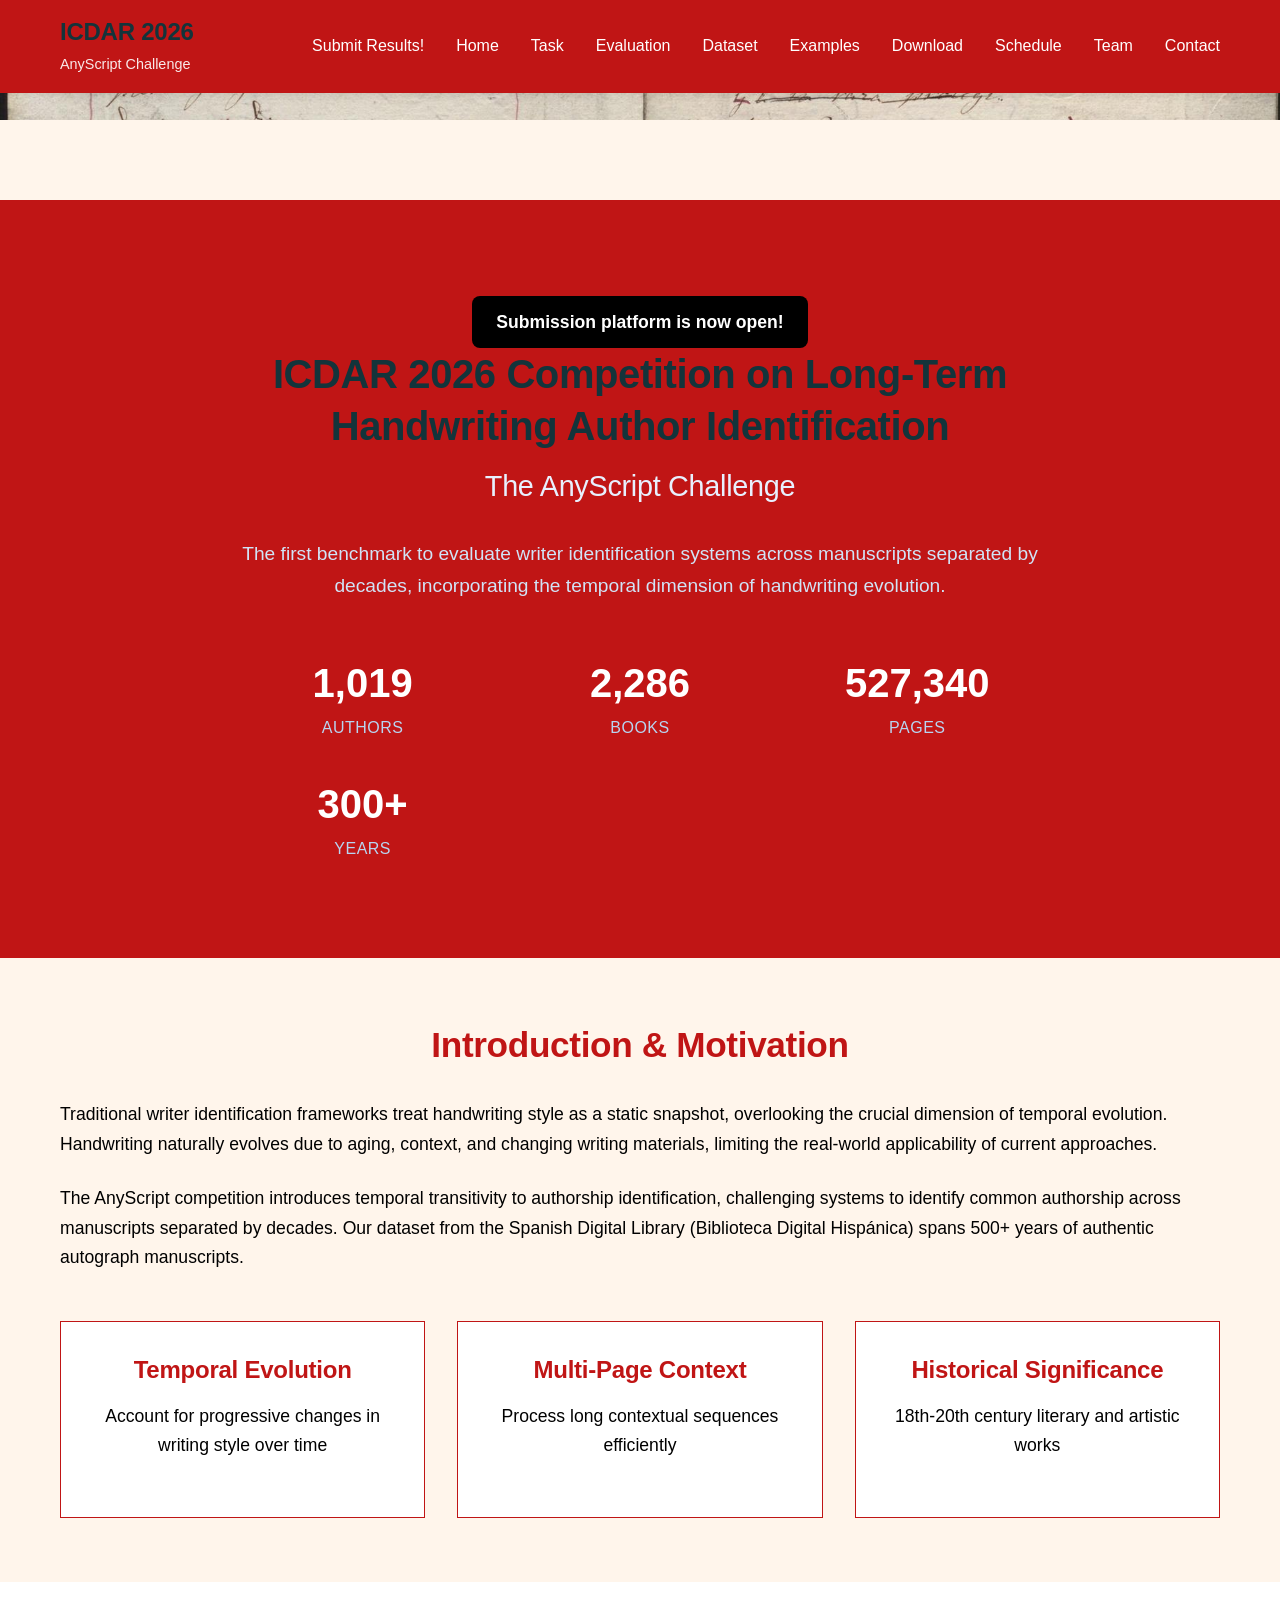
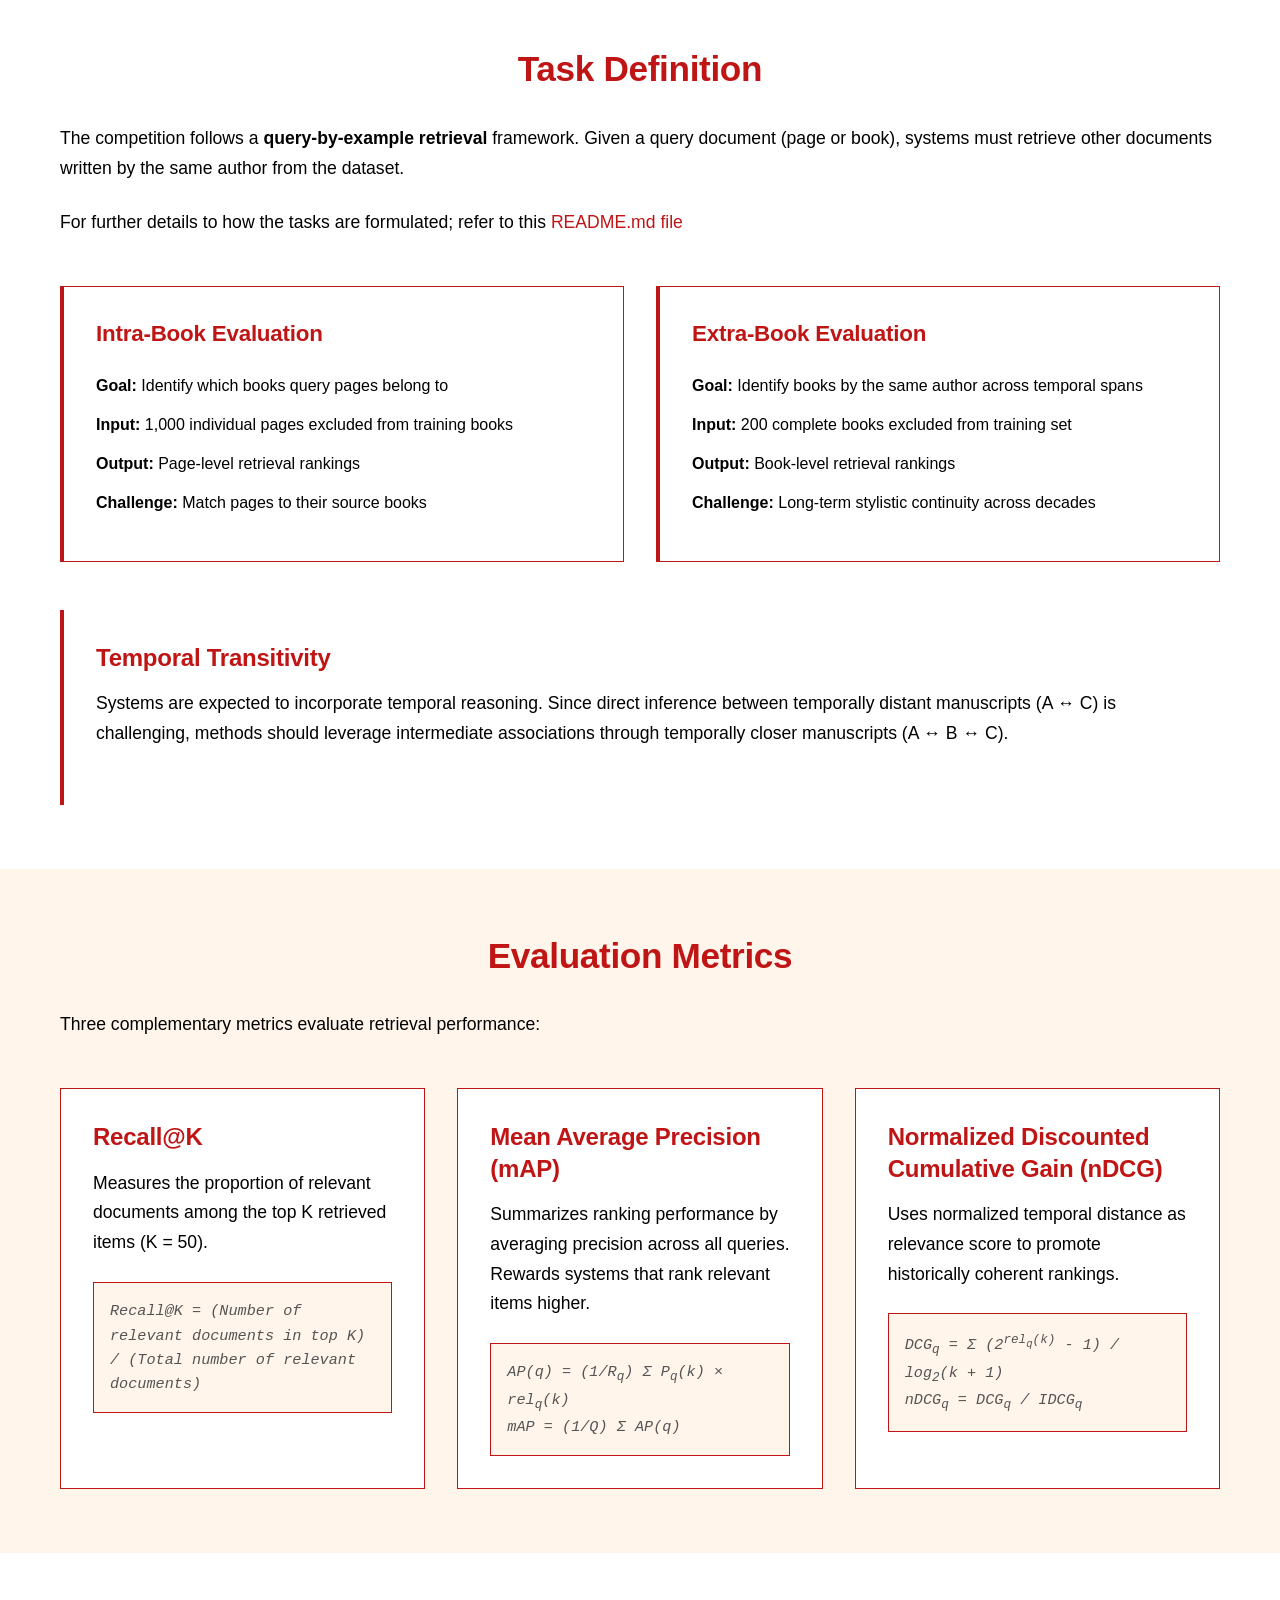
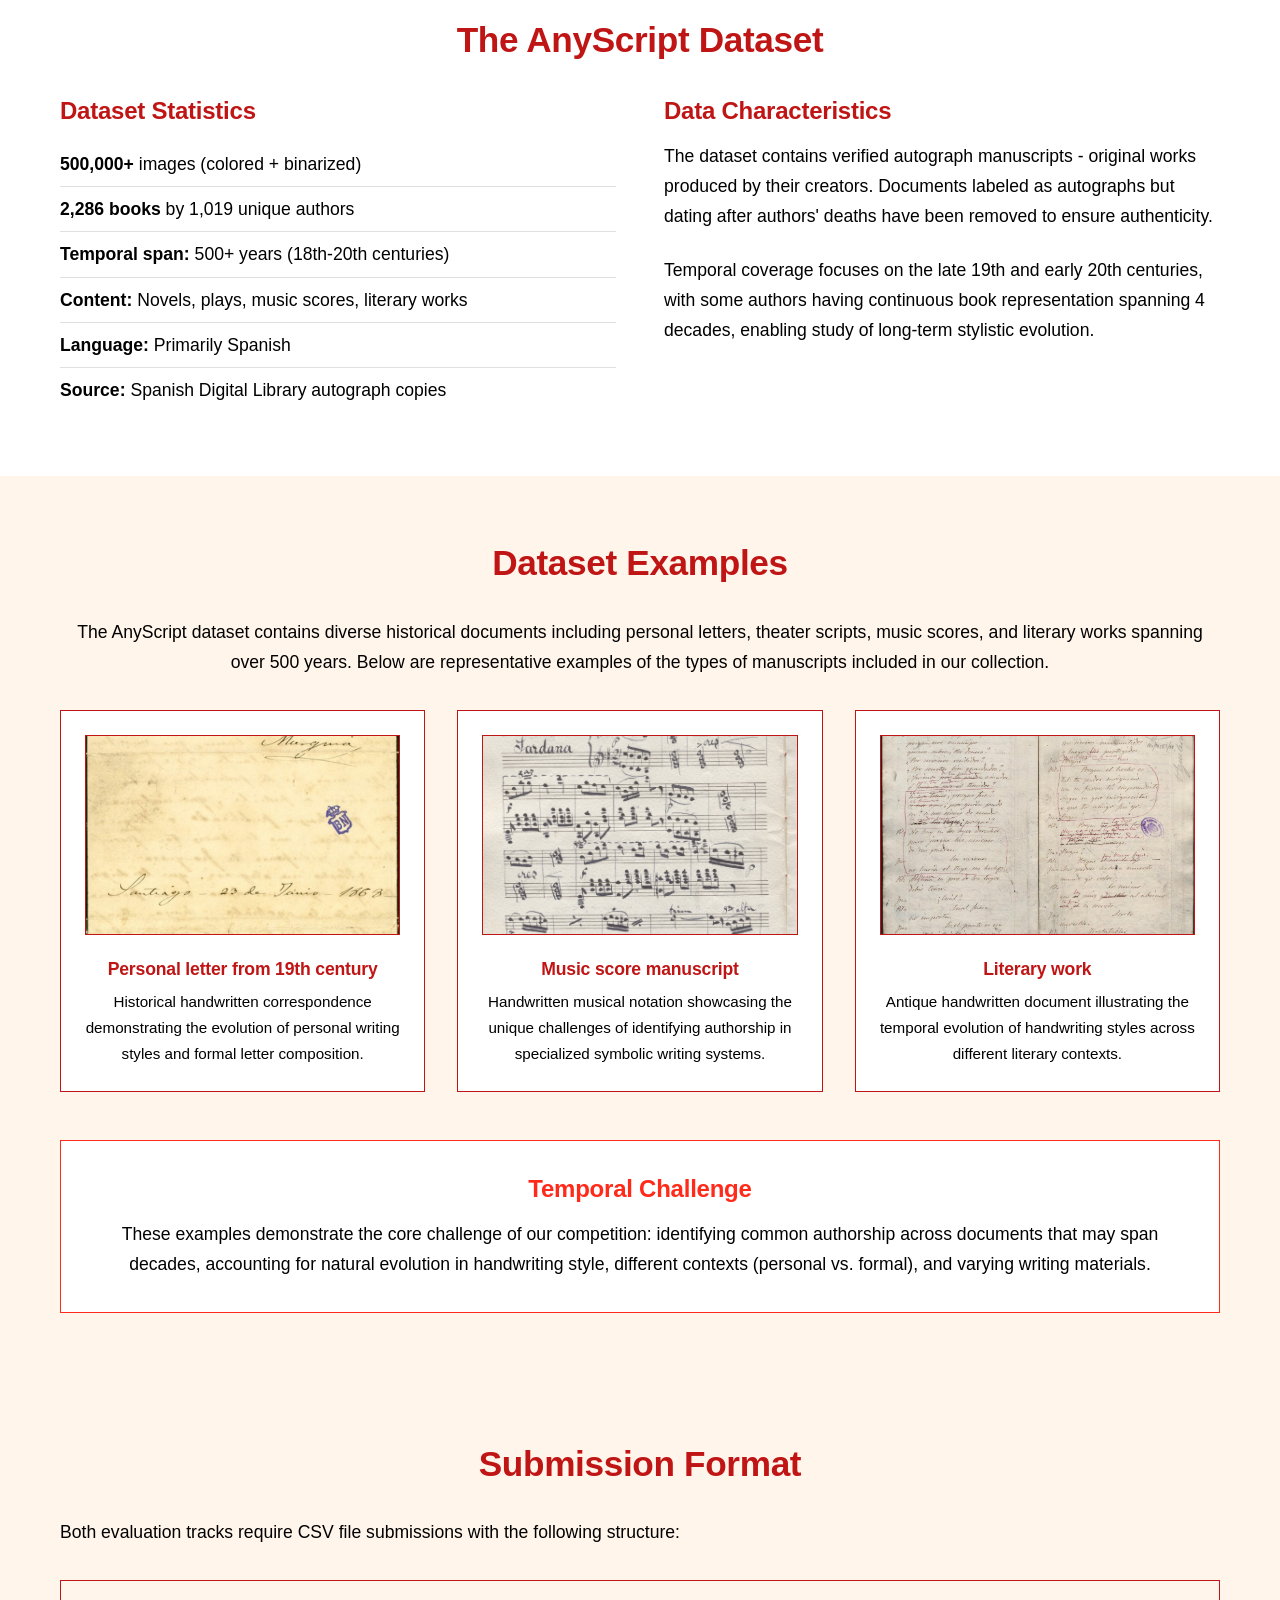
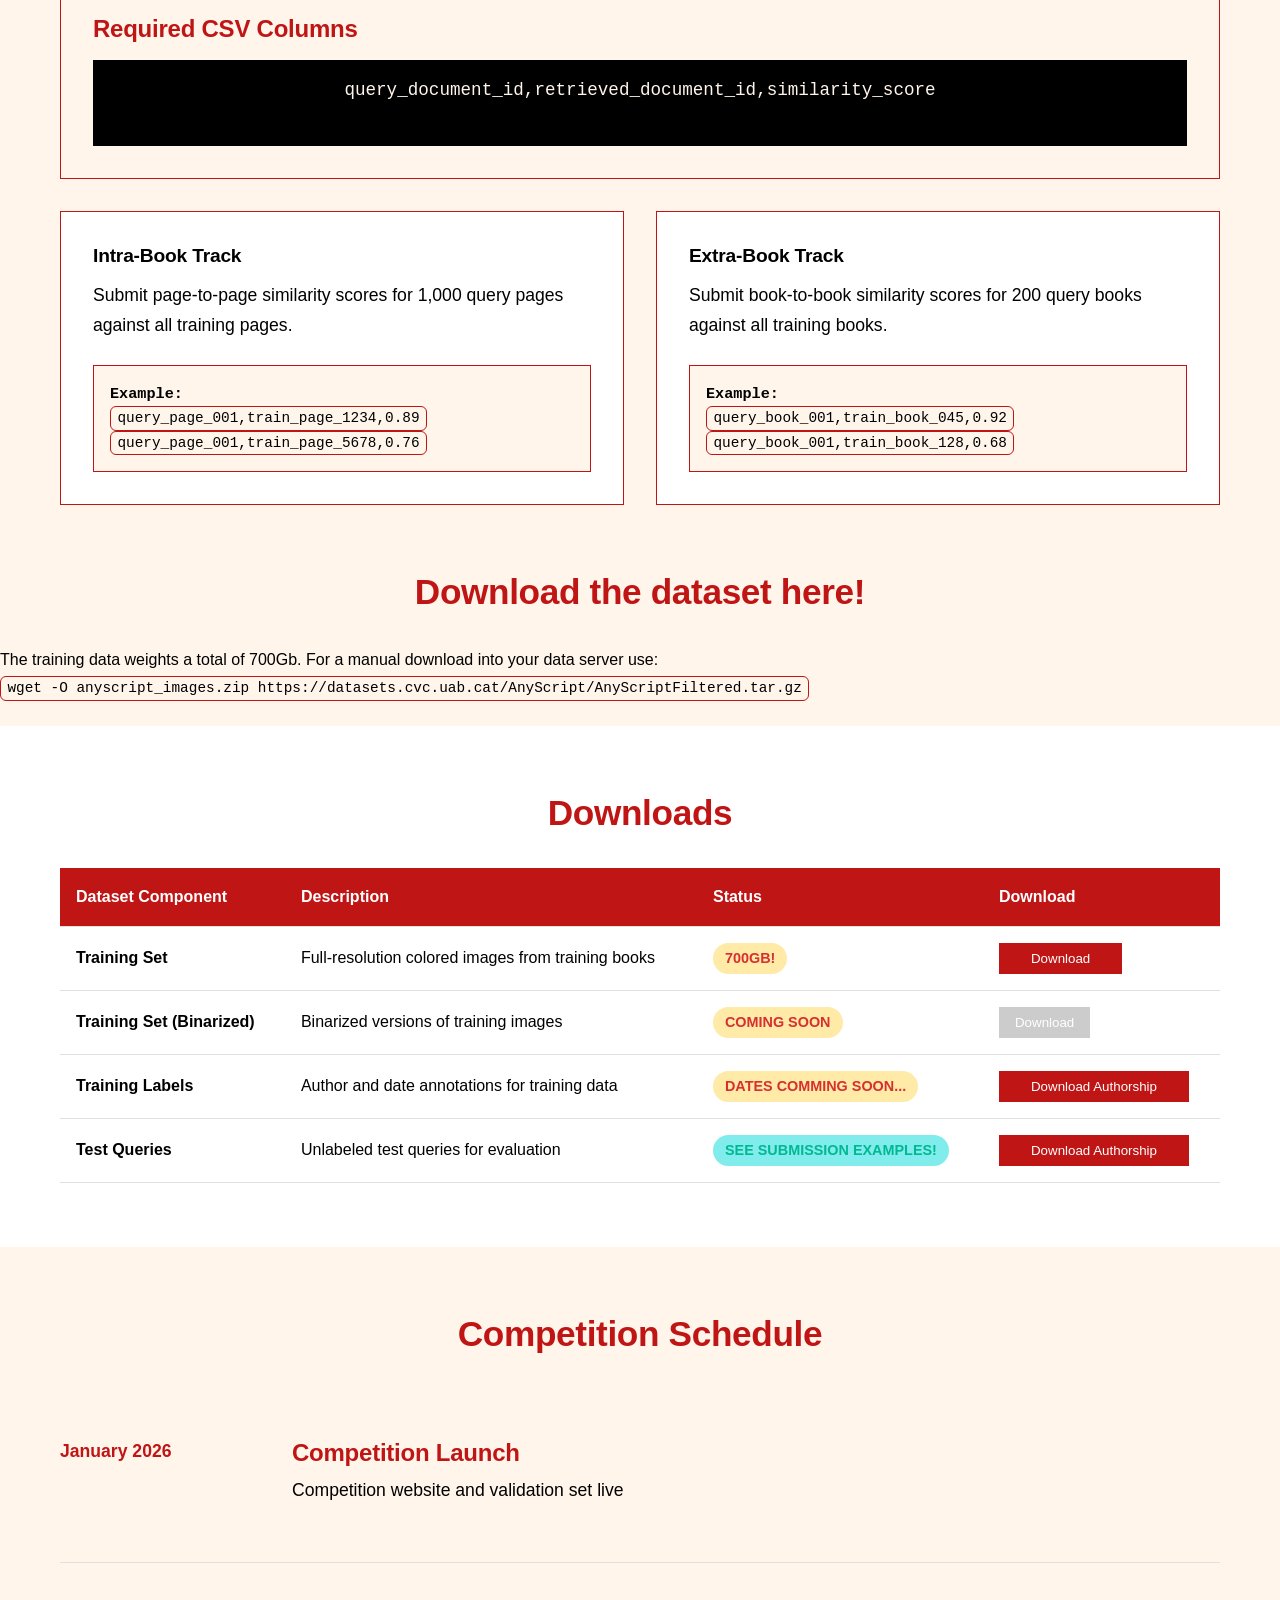
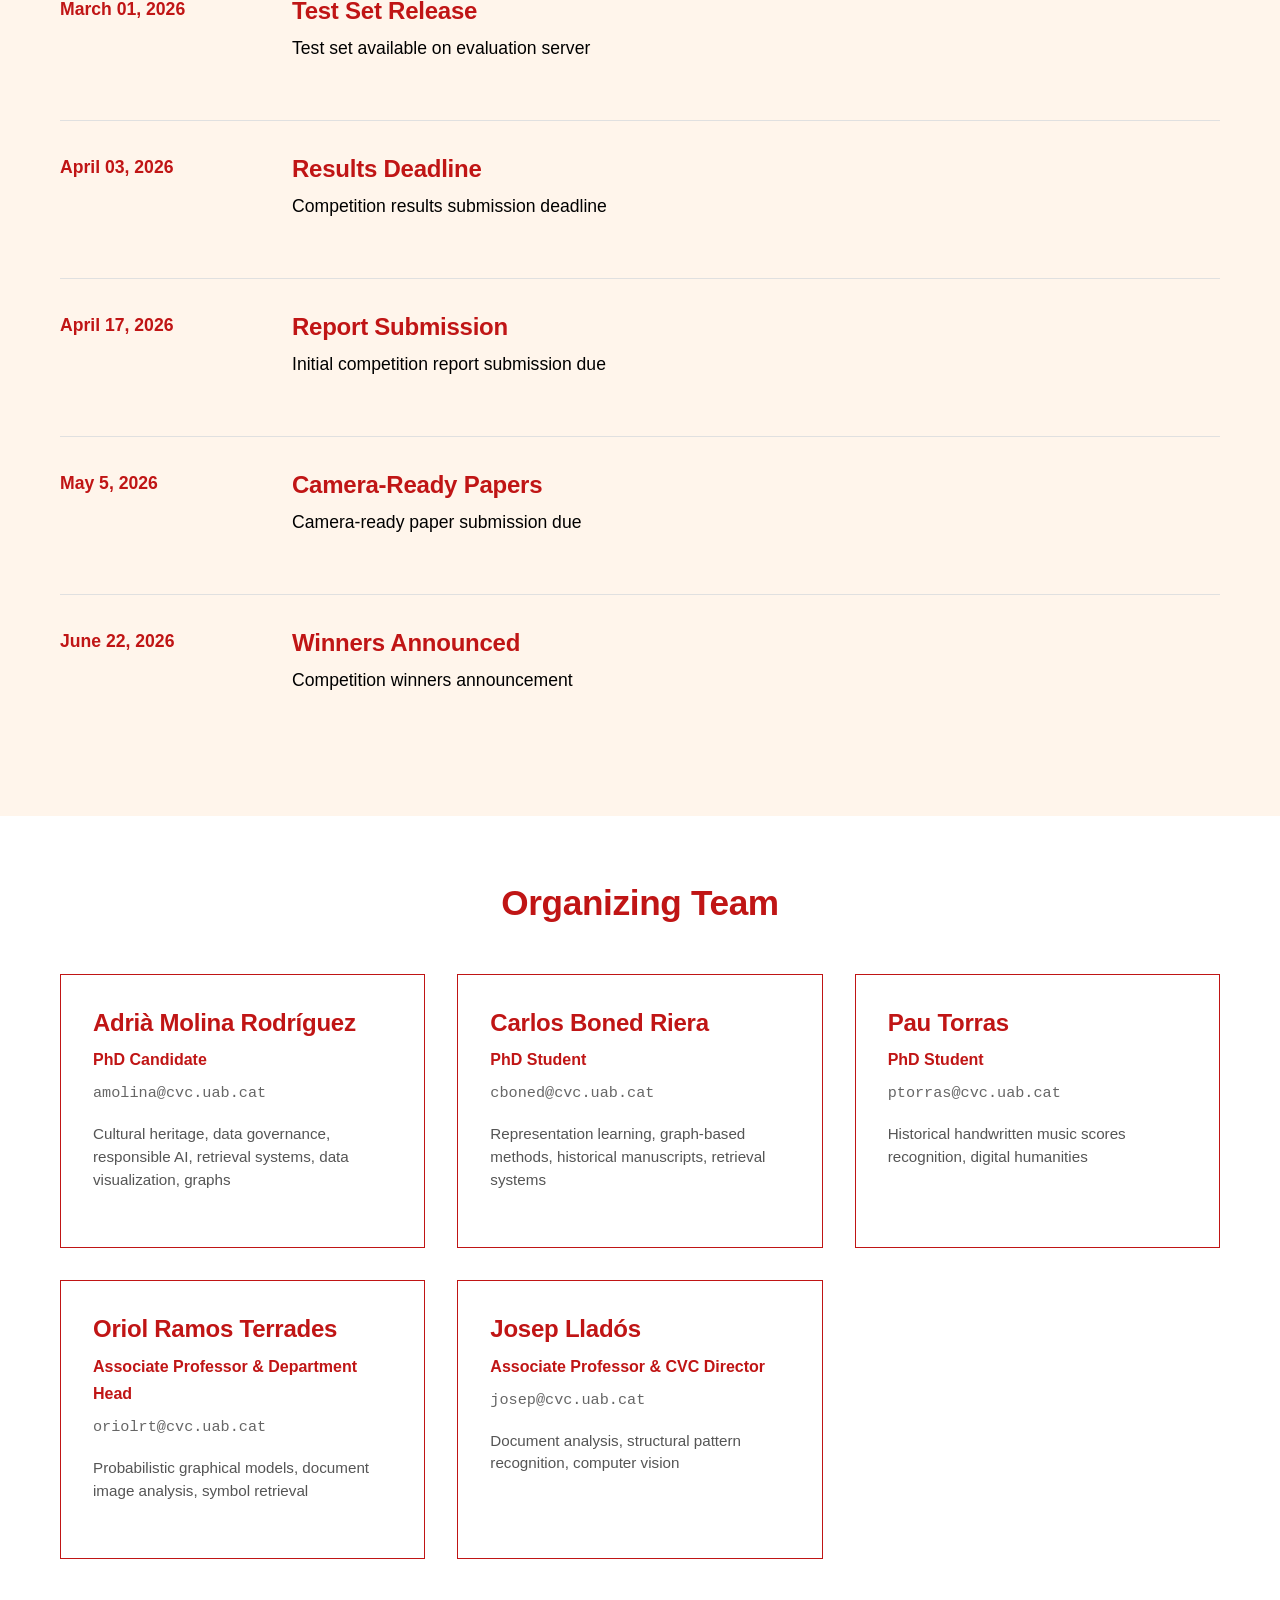
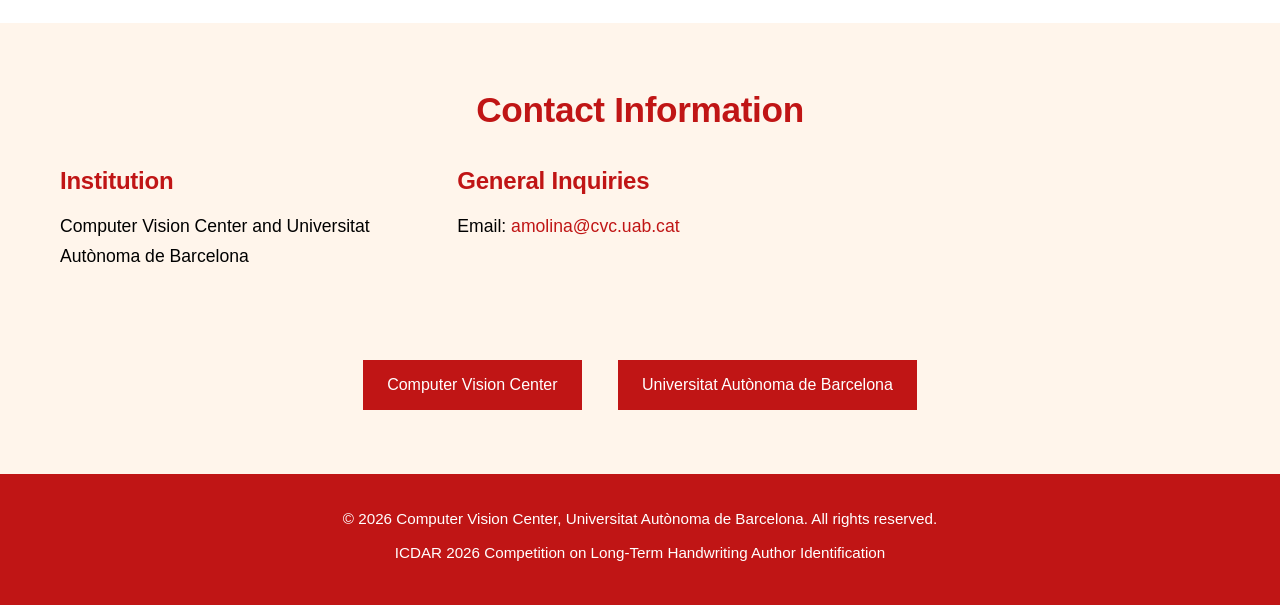
<file: index.html>
<!DOCTYPE html>
<html lang="en">
<head>
    <meta charset="UTF-8">
    <meta name="viewport" content="width=device-width, initial-scale=1.0">
    <title>ICDAR 2026 Competition on Long-Term Handwriting Author Identification</title>
    <link rel="stylesheet" href="style.css">
</head>
<body>
    <!-- Fixed Navigation Header -->
    <header class="header">
        <div class="container">
            <div class="nav-brand">
                <h1>ICDAR 2026</h1>
                <span>AnyScript Challenge</span>
            </div>
            <nav class="nav">
                <a href="http://158.109.8.116:8080" class="nav-link">Submit Results!</a>

                <a href="#home" class="nav-link">Home</a>
                <a href="#task" class="nav-link">Task</a>
                <a href="#evaluation" class="nav-link">Evaluation</a>
                <a href="#dataset" class="nav-link">Dataset</a>
                <a href="#examples" class="nav-link">Examples</a>
                <a href="#download" class="nav-link">Download</a>
                <a href="#schedule" class="nav-link">Schedule</a>
                <a href="#team" class="nav-link">Team</a>
                <a href="#contact" class="nav-link">Contact</a>
            </nav>
        </div>
    </header>

    <!-- Banner Header -->
    <div class="banner-header">
        <div class="banner-overlay">
            <br>
            <h1 class="banner-title">Long-Term Handwriting Author Identification Challenge</h1>
            <br>

        </div>
    </div>

    <!-- Main Content -->
    <main>
        <!-- Home Section -->
        <section id="home" class="section hero">
            <div class="container">
                        <a href="http://158.109.8.116:8080" target="_blank" class="btn-submit">
            Submission platform is now open!
        </a>
                <div class="hero-content">
                    <h1 class="hero-title">ICDAR 2026 Competition on Long-Term Handwriting Author Identification</h1>
                    <h2 class="hero-subtitle">The AnyScript Challenge</h2>
                    <p class="hero-description">
                        The first benchmark to evaluate writer identification systems across manuscripts separated by decades, 
                        incorporating the temporal dimension of handwriting evolution.
                    </p>
                    <div class="stats-grid">
                        <div class="stat">
                            <span class="stat-number">1,019</span>
                            <span class="stat-label">Authors</span>
                        </div>
                        <div class="stat">
                            <span class="stat-number">2,286</span>
                            <span class="stat-label">Books</span>
                        </div>
                        <div class="stat">
                            <span class="stat-number">527,340</span>
                            <span class="stat-label">Pages</span>
                        </div>
                        <div class="stat">
                            <span class="stat-number">300+</span>
                            <span class="stat-label">Years</span>
                        </div>
                    </div>
                </div>
            </div>
        </section>

        <!-- Introduction -->
        <section class="section">
            <div class="container">
                <h2>Introduction &amp; Motivation</h2>
                <p>
                    Traditional writer identification frameworks treat handwriting style as a static snapshot, 
                    overlooking the crucial dimension of temporal evolution. Handwriting naturally evolves due to aging, 
                    context, and changing writing materials, limiting the real-world applicability of current approaches.
                </p>
                <p>
                    The AnyScript competition introduces temporal transitivity to authorship identification, 
                    challenging systems to identify common authorship across manuscripts separated by decades. 
                    Our dataset from the Spanish Digital Library (Biblioteca Digital Hispánica) spans 500+ years 
                    of authentic autograph manuscripts.
                </p>
                <div class="highlights">
                    <div class="highlight-item">
                        <h3>Temporal Evolution</h3>
                        <p>Account for progressive changes in writing style over time</p>
                    </div>
                    <div class="highlight-item">
                        <h3>Multi-Page Context</h3>
                        <p>Process long contextual sequences efficiently</p>
                    </div>
                    <div class="highlight-item">
                        <h3>Historical Significance</h3>
                        <p>18th-20th century literary and artistic works</p>
                    </div>
                </div>
            </div>
        </section>

        <!-- Task Definition -->
        <section id="task" class="section alt-bg">
            <div class="container">
                <h2>Task Definition</h2>
                <p>
                    The competition follows a <strong>query-by-example retrieval</strong> framework. 
                    Given a query document (page or book), systems must retrieve other documents 
                    written by the same author from the dataset.
                </p>
                <p>
                For further details to how the tasks are formulated; refer to this <a href="https://github.com/CVC-DAG/anyscript/blob/main/README.md" target="_blank">README.md file</a>

                </p>
                
                <div class="task-tracks">
                    <div class="track">
                        <h3>Intra-Book Evaluation</h3>
                        <div class="track-details">
                            <p><strong>Goal:</strong> Identify which books query pages belong to</p>
                            <p><strong>Input:</strong> 1,000 individual pages excluded from training books</p>
                            <p><strong>Output:</strong> Page-level retrieval rankings</p>
                            <p><strong>Challenge:</strong> Match pages to their source books</p>
                        </div>
                    </div>
                    <div class="track">
                        <h3>Extra-Book Evaluation</h3>
                        <div class="track-details">
                            <p><strong>Goal:</strong> Identify books by the same author across temporal spans</p>
                            <p><strong>Input:</strong> 200 complete books excluded from training set</p>
                            <p><strong>Output:</strong> Book-level retrieval rankings</p>
                            <p><strong>Challenge:</strong> Long-term stylistic continuity across decades</p>
                        </div>
                    </div>
                </div>

                <div class="temporal-reasoning">
                    <h3>Temporal Transitivity</h3>
                    <p>
                        Systems are expected to incorporate temporal reasoning. Since direct inference 
                        between temporally distant manuscripts (A ↔ C) is challenging, methods should 
                        leverage intermediate associations through temporally closer manuscripts (A ↔ B ↔ C).
                    </p>
                </div>
            </div>
        </section>

        <!-- Evaluation Metrics -->
        <section id="evaluation" class="section">
            <div class="container">
                <h2>Evaluation Metrics</h2>
                <p>Three complementary metrics evaluate retrieval performance:</p>
                
                <div class="metrics">
                    <div class="metric">
                        <h3>Recall@K</h3>
                        <p>Measures the proportion of relevant documents among the top K retrieved items (K = 50).</p>
                        <div class="formula">
                            <em>Recall@K = (Number of relevant documents in top K) / (Total number of relevant documents)</em>
                        </div>
                    </div>
                    
                    <div class="metric">
                        <h3>Mean Average Precision (mAP)</h3>
                        <p>Summarizes ranking performance by averaging precision across all queries. Rewards systems that rank relevant items higher.</p>
                        <div class="formula">
                            <em>AP(q) = (1/R<sub>q</sub>) Σ P<sub>q</sub>(k) × rel<sub>q</sub>(k)</em><br>
                            <em>mAP = (1/Q) Σ AP(q)</em>
                        </div>
                    </div>
                    
                    <div class="metric">
                        <h3>Normalized Discounted Cumulative Gain (nDCG)</h3>
                        <p>Uses normalized temporal distance as relevance score to promote historically coherent rankings.</p>
                        <div class="formula">
                            <em>DCG<sub>q</sub> = Σ (2<sup>rel<sub>q</sub>(k)</sup> - 1) / log<sub>2</sub>(k + 1)</em><br>
                            <em>nDCG<sub>q</sub> = DCG<sub>q</sub> / IDCG<sub>q</sub></em>
                        </div>
                    </div>
                </div>
            </div>
        </section>

        <!-- Dataset -->
        <section id="dataset" class="section alt-bg">
            <div class="container">
                <h2>The AnyScript Dataset</h2>
                
                <div class="dataset-overview">
                    <div class="dataset-stats">
                        <h3>Dataset Statistics</h3>
                        <ul>
                            <li><strong>500,000+</strong> images (colored + binarized)</li>
                            <li><strong>2,286 books</strong> by 1,019 unique authors</li>
                            <li><strong>Temporal span:</strong> 500+ years (18th-20th centuries)</li>
                            <li><strong>Content:</strong> Novels, plays, music scores, literary works</li>
                            <li><strong>Language:</strong> Primarily Spanish</li>
                            <li><strong>Source:</strong> Spanish Digital Library autograph copies</li>
                        </ul>
                    </div>
                    
                    <div class="dataset-details">
                        <h3>Data Characteristics</h3>
                        <p>
                            The dataset contains verified autograph manuscripts - original works produced by their creators. 
                            Documents labeled as autographs but dating after authors' deaths have been removed to ensure authenticity.
                        </p>
                        <p>
                            Temporal coverage focuses on the late 19th and early 20th centuries, with some authors 
                            having continuous book representation spanning 4 decades, enabling study of long-term stylistic evolution.
                        </p>
                    </div>
                </div>
            </div>
        </section>

        <!-- Examples Section -->
        <section id="examples" class="section">
            <div class="container">
                <h2>Dataset Examples</h2>
                <p class="text-center">
                    The AnyScript dataset contains diverse historical documents including personal letters, 
                    theater scripts, music scores, and literary works spanning over 500 years. 
                    Below are representative examples of the types of manuscripts included in our collection.
                </p>
                
                <div class="examples-grid">
                    <div class="example-item">
                        <img src="./assets/rosalia_de_castro.jpg" 
                             alt="19th century handwritten letter" class="example-image">
                        <h4 class="example-caption">Personal letter from 19th century</h4>
                        <p class="example-description">
                            Historical handwritten correspondence demonstrating the evolution of 
                            personal writing styles and formal letter composition.
                        </p>
                    </div>
                    
                    <div class="example-item">
                        <img src="./assets/sardana_agramont.png" 
                             alt="Handwritten music score manuscript" class="example-image">
                        <h4 class="example-caption">Music score manuscript</h4>
                        <p class="example-description">
                            Handwritten musical notation showcasing the unique challenges of 
                            identifying authorship in specialized symbolic writing systems.
                        </p>
                    </div>
                    
                    <div class="example-item">
                        <img src="./assets/jose_zorrilla.jpg" 
                             alt="Antique handwritten document" class="example-image">
                        <h4 class="example-caption">Literary work</h4>
                        <p class="example-description">
                            Antique handwritten document illustrating the temporal evolution 
                            of handwriting styles across different literary contexts.
                        </p>
                    </div>
                </div>
                
                <div style="margin-top: 3rem; padding: 2rem; background: #ffffff; border: 1px solid #ff2a19;">
                    <h3 style="text-align: center; color: #ff2a19; margin-bottom: 1rem;">Temporal Challenge</h3>
                    <p style="text-align: center; font-size: 1.1rem; margin: 0;">
                        These examples demonstrate the core challenge of our competition: identifying common authorship 
                        across documents that may span decades, accounting for natural evolution in handwriting style, 
                        different contexts (personal vs. formal), and varying writing materials.
                    </p>
                </div>
            </div>
        </section>

        <!-- Submission Format -->
        <section class="section">
            <div class="container">
                <h2>Submission Format</h2>
                <p>Both evaluation tracks require CSV file submissions with the following structure:</p>
                
                <div class="format-details">
                    <div class="csv-format">
                        <h3>Required CSV Columns</h3>
                        <div class="csv-example">
                            <p style="text-align: center; align-items: center; align-content: center;">query_document_id,retrieved_document_id,similarity_score</p>
                        </div>
                    </div>
                    
                    <div class="track-formats">
                        <div class="format-track">
                            <h4>Intra-Book Track</h4>
                            <p>Submit page-to-page similarity scores for 1,000 query pages against all training pages.</p>
                            <div class="example">
                                <strong>Example:</strong><br>
                                <code>query_page_001,train_page_1234,0.89</code><br>
                                <code>query_page_001,train_page_5678,0.76</code>
                            </div>
                        </div>
                        
                        <div class="format-track">
                            <h4>Extra-Book Track</h4>
                            <p>Submit book-to-book similarity scores for 200 query books against all training books.</p>
                            <div class="example">
                                <strong>Example:</strong><br>
                                <code>query_book_001,train_book_045,0.92</code><br>
                                <code>query_book_001,train_book_128,0.68</code>
                            </div>
                        </div>
                    </div>
                </div>
            </div>
        </section>

        <h2>Download the dataset here!</h2>
        The training data weights a total of 700Gb.
        For a manual download into your data server use:
        <p><code>wget -O anyscript_images.zip https://datasets.cvc.uab.cat/AnyScript/AnyScriptFiltered.tar.gz</code></p>

        <!-- Download Section -->
        <section id="download" class="section alt-bg">
            <div class="container">
                <h2>Downloads</h2>
                <div class="download-table">
                    <table>
                        <thead>
                            <tr>
                                <th>Dataset Component</th>
                                <th>Description</th>
                                <th>Status</th>
                                <th>Download</th>
                            </tr>
                        </thead>
                        <tbody>
                            <tr>
                                <td><strong>Training Set</strong></td>
                                <td>Full-resolution colored images from training books</td>
                                <td><span class="status coming-soon">700Gb!</span></td>
                                <td><button class="btn-download">
                                <a href="https://datasets.cvc.uab.cat/AnyScript/AnyScriptFiltered.tar.gz" 
                                   download 
                                   class="btn-download">
                                    Download
                                </a>
                            </button></td>
                            </tr>
                            <tr>
                                <td><strong>Training Set (Binarized)</strong></td>
                                <td>Binarized versions of training images</td>
                                <td><span class="status coming-soon">Coming Soon</span></td>
                                <td><button class="btn-download" disabled>Download</button></td>
                            </tr>
                            <tr>
                                <td><strong>Training Labels</strong></td>
                                <td>Author and date annotations for training data</td>
                                <td><span class="status coming-soon">Dates comming soon...</span></td>
                                <td><button class="btn-download">
                                    <a href="https://datasets.cvc.uab.cat/AnyScript/ground_truth.tar.gz" 
                                   download 
                                   class="btn-download">
                                    Download Authorship
                                </a></button></td>
                            </tr>
                            <tr>
                                <td><strong>Test Queries</strong></td>
                                <td>Unlabeled test queries for evaluation</td>
                                <td><span class="status available-march"> See submission examples!</span></td>
                                <td><button class="btn-download">
                                    
                                 <a href="https://datasets.cvc.uab.cat/AnyScript/queries.tar.gz" 
                                   download 
                                   class="btn-download">
                                    Download Authorship
                                </a>
                                </button></td>
                            </tr>
                        </tbody>
                    </table>
                </div>
            </div>
        </section>

        <!-- Schedule -->
        <section id="schedule" class="section">
            <div class="container">
                <h2>Competition Schedule</h2>
                <div class="timeline">
                    <div class="timeline-item">
                        <div class="timeline-date">January 2026</div>
                        <div class="timeline-content">
                            <h3>Competition Launch</h3>
                            <p>Competition website and validation set live</p>
                        </div>
                    </div>
                    <div class="timeline-item">
                        <div class="timeline-date">March 01, 2026</div>
                        <div class="timeline-content">
                            <h3>Test Set Release</h3>
                            <p>Test set available on evaluation server</p>
                        </div>
                    </div>
                    <div class="timeline-item">
                        <div class="timeline-date">April 03, 2026</div>
                        <div class="timeline-content">
                            <h3>Results Deadline</h3>
                            <p>Competition results submission deadline</p>
                        </div>
                    </div>
                    <div class="timeline-item">
                        <div class="timeline-date">April 17, 2026</div>
                        <div class="timeline-content">
                            <h3>Report Submission</h3>
                            <p>Initial competition report submission due</p>
                        </div>
                    </div>
                    <div class="timeline-item">
                        <div class="timeline-date">May 5, 2026</div>
                        <div class="timeline-content">
                            <h3>Camera-Ready Papers</h3>
                            <p>Camera-ready paper submission due</p>
                        </div>
                    </div>
                    <div class="timeline-item">
                        <div class="timeline-date">June 22, 2026</div>
                        <div class="timeline-content">
                            <h3>Winners Announced</h3>
                            <p>Competition winners announcement</p>
                        </div>
                    </div>
                </div>
            </div>
        </section>

        <!-- Organizing Team -->
        <section id="team" class="section alt-bg">
            <div class="container">
                <h2>Organizing Team</h2>
                <div class="team-grid">
                    <div class="team-member">
                        <div class="member-info">
                            <h3>Adrià Molina Rodríguez</h3>
                            <p class="role">PhD Candidate</p>
                            <p class="email">amolina@cvc.uab.cat</p>
                            <p class="interests">Cultural heritage, data governance, responsible AI, retrieval systems, data visualization, graphs</p>
                        </div>
                    </div>
                    <div class="team-member">
                        <div class="member-info">
                            <h3>Carlos Boned Riera</h3>
                            <p class="role">PhD Student</p>
                            <p class="email">cboned@cvc.uab.cat</p>
                            <p class="interests">Representation learning, graph-based methods, historical manuscripts, retrieval systems</p>
                        </div>
                    </div>
                    <div class="team-member">
                        <div class="member-info">
                            <h3>Pau Torras</h3>
                            <p class="role">PhD Student</p>
                            <p class="email">ptorras@cvc.uab.cat</p>
                            <p class="interests">Historical handwritten music scores recognition, digital humanities</p>
                        </div>
                    </div>
                    <div class="team-member">
                        <div class="member-info">
                            <h3>Oriol Ramos Terrades</h3>
                            <p class="role">Associate Professor &amp; Department Head</p>
                            <p class="email">oriolrt@cvc.uab.cat</p>
                            <p class="interests">Probabilistic graphical models, document image analysis, symbol retrieval</p>
                        </div>
                    </div>
                    <div class="team-member">
                        <div class="member-info">
                            <h3>Josep Lladós</h3>
                            <p class="role">Associate Professor &amp; CVC Director</p>
                            <p class="email">josep@cvc.uab.cat</p>
                            <p class="interests">Document analysis, structural pattern recognition, computer vision</p>
                        </div>
                    </div>
                </div>
            </div>
        </section>

        <!-- Contact -->
        <section id="contact" class="section">
            <div class="container">
                <h2>Contact Information</h2>
                <div class="contact-info">
                    <div class="contact-item">
                        <h3>Institution</h3>
                        <p>Computer Vision Center and Universitat Autònoma de Barcelona</p>
                    </div>
                    <div class="contact-item">
                        <h3>General Inquiries</h3>
                        <p>Email: <a href="mailto:amolina@cvc.uab.cat">amolina@cvc.uab.cat</a></p>
                    </div>
                    <div class="contact-links">
                        <a href="https://www.cvc.uab.cat/" target="_blank" class="link-btn">Computer Vision Center</a>
                        <a href="https://www.uab.cat/" target="_blank" class="link-btn">Universitat Autònoma de Barcelona</a>
                    </div>
                </div>
            </div>
        </section>
    </main>

    <!-- Footer -->
    <footer class="footer">
        <div class="container">
            <p>&copy; 2026 Computer Vision Center, Universitat Autònoma de Barcelona. All rights reserved.</p>
            <p>ICDAR 2026 Competition on Long-Term Handwriting Author Identification</p>
        </div>
    </footer>

    <script src="app.js"></script>
</body>
</html>
</file>
<file: style.css>
:root {
  /* Primitive Color Tokens */
  --color-white: rgba(255, 255, 255, 1);
  --color-black: rgba(0, 0, 0, 1);
  --color-cream-50: rgba(252, 252, 249, 1);
  --color-cream-100: rgba(255, 255, 253, 1);
  --color-gray-200: rgba(245, 245, 245, 1);
  --color-gray-300: rgba(167, 169, 169, 1);
  --color-gray-400: rgba(119, 124, 124, 1);
  --color-slate-500: rgba(98, 108, 113, 1);
  --color-brown-600: rgba(94, 82, 64, 1);
  --color-charcoal-700: rgba(31, 33, 33, 1);
  --color-charcoal-800: rgba(38, 40, 40, 1);
  --color-slate-900: rgba(19, 52, 59, 1);
  --color-teal-300: rgba(50, 184, 198, 1);
  --color-teal-400: rgba(45, 166, 178, 1);
  --color-teal-500: rgba(33, 128, 141, 1);
  --color-teal-600: rgba(29, 116, 128, 1);
  --color-teal-700: rgba(26, 104, 115, 1);
  --color-teal-800: rgba(41, 150, 161, 1);
  --color-red-400: rgba(255, 84, 89, 1);
  --color-red-500: rgb(192, 21, 21);
  --color-orange-400: rgba(230, 129, 97, 1);
  --color-orange-500: rgba(168, 75, 47, 1);

  /* RGB versions for opacity control */
  --color-brown-600-rgb: 94, 82, 64;
  --color-teal-500-rgb: 33, 128, 141;
  --color-slate-900-rgb: 19, 52, 59;
  --color-slate-500-rgb: 98, 108, 113;
  --color-red-500-rgb: 192, 21, 47;
  --color-red-400-rgb: 255, 84, 89;
  --color-orange-500-rgb: 168, 75, 47;
  --color-orange-400-rgb: 230, 129, 97;

  /* Background color tokens (Light Mode) */
  --color-bg-1: rgba(59, 130, 246, 0.08); /* Light blue */
  --color-bg-2: rgba(245, 158, 11, 0.08); /* Light yellow */
  --color-bg-3: rgba(34, 197, 94, 0.08); /* Light green */
  --color-bg-4: rgba(239, 68, 68, 0.08); /* Light red */
  --color-bg-5: rgba(147, 51, 234, 0.08); /* Light purple */
  --color-bg-6: rgba(249, 115, 22, 0.08); /* Light orange */
  --color-bg-7: rgba(236, 72, 153, 0.08); /* Light pink */
  --color-bg-8: rgba(6, 182, 212, 0.08); /* Light cyan */

  /* Semantic Color Tokens (Light Mode) */
  --color-background: var(--color-cream-50);
  --color-surface: var(--color-cream-100);
  --color-text: var(--color-slate-900);
  --color-text-secondary: var(--color-slate-500);
  --color-primary: var(--color-teal-500);
  --color-primary-hover: var(--color-teal-600);
  --color-primary-active: var(--color-teal-700);
  --color-secondary: rgba(var(--color-brown-600-rgb), 0.12);
  --color-secondary-hover: rgba(var(--color-brown-600-rgb), 0.2);
  --color-secondary-active: rgba(var(--color-brown-600-rgb), 0.25);
  --color-border: rgba(var(--color-brown-600-rgb), 0.2);
  --color-btn-primary-text: var(--color-cream-50);
  --color-card-border: rgba(var(--color-brown-600-rgb), 0.12);
  --color-card-border-inner: rgba(var(--color-brown-600-rgb), 0.12);
  --color-error: var(--color-red-500);
  --color-success: var(--color-teal-500);
  --color-warning: var(--color-orange-500);
  --color-info: var(--color-slate-500);
  --color-focus-ring: rgba(var(--color-teal-500-rgb), 0.4);
  --color-select-caret: rgba(var(--color-slate-900-rgb), 0.8);

  /* Common style patterns */
  --focus-ring: 0 0 0 3px var(--color-focus-ring);
  --focus-outline: 2px solid var(--color-primary);
  --status-bg-opacity: 0.15;
  --status-border-opacity: 0.25;
  --select-caret-light: url("data:image/svg+xml,%3Csvg xmlns='http://www.w3.org/2000/svg' width='16' height='16' viewBox='0 0 24 24' fill='none' stroke='%23134252' stroke-width='2' stroke-linecap='round' stroke-linejoin='round'%3E%3Cpolyline points='6 9 12 15 18 9'%3E%3C/polyline%3E%3C/svg%3E");
  --select-caret-dark: url("data:image/svg+xml,%3Csvg xmlns='http://www.w3.org/2000/svg' width='16' height='16' viewBox='0 0 24 24' fill='none' stroke='%23f5f5f5' stroke-width='2' stroke-linecap='round' stroke-linejoin='round'%3E%3Cpolyline points='6 9 12 15 18 9'%3E%3C/polyline%3E%3C/svg%3E");

  /* RGB versions for opacity control */
  --color-success-rgb: 33, 128, 141;
  --color-error-rgb: 192, 21, 47;
  --color-warning-rgb: 168, 75, 47;
  --color-info-rgb: 98, 108, 113;

  /* Typography */
  --font-family-base: "FKGroteskNeue", "Geist", "Inter", -apple-system,
    BlinkMacSystemFont, "Segoe UI", Roboto, sans-serif;
  --font-family-mono: "Berkeley Mono", ui-monospace, SFMono-Regular, Menlo,
    Monaco, Consolas, monospace;
  --font-size-xs: 11px;
  --font-size-sm: 12px;
  --font-size-base: 14px;
  --font-size-md: 14px;
  --font-size-lg: 16px;
  --font-size-xl: 18px;
  --font-size-2xl: 20px;
  --font-size-3xl: 24px;
  --font-size-4xl: 30px;
  --font-weight-normal: 400;
  --font-weight-medium: 500;
  --font-weight-semibold: 550;
  --font-weight-bold: 600;
  --line-height-tight: 1.2;
  --line-height-normal: 1.5;
  --letter-spacing-tight: -0.01em;

  /* Spacing */
  --space-0: 0;
  --space-1: 1px;
  --space-2: 2px;
  --space-4: 4px;
  --space-6: 6px;
  --space-8: 8px;
  --space-10: 10px;
  --space-12: 12px;
  --space-16: 16px;
  --space-20: 20px;
  --space-24: 24px;
  --space-32: 32px;

  /* Border Radius */
  --radius-sm: 6px;
  --radius-base: 8px;
  --radius-md: 10px;
  --radius-lg: 12px;
  --radius-full: 9999px;

  /* Shadows */
  --shadow-xs: 0 1px 2px rgba(0, 0, 0, 0.02);
  --shadow-sm: 0 1px 3px rgba(0, 0, 0, 0.04), 0 1px 2px rgba(0, 0, 0, 0.02);
  --shadow-md: 0 4px 6px -1px rgba(0, 0, 0, 0.04),
    0 2px 4px -1px rgba(0, 0, 0, 0.02);
  --shadow-lg: 0 10px 15px -3px rgba(0, 0, 0, 0.04),
    0 4px 6px -2px rgba(0, 0, 0, 0.02);
  --shadow-inset-sm: inset 0 1px 0 rgba(255, 255, 255, 0.15),
    inset 0 -1px 0 rgba(0, 0, 0, 0.03);

  /* Animation */
  --duration-fast: 150ms;
  --duration-normal: 250ms;
  --ease-standard: cubic-bezier(0.16, 1, 0.3, 1);

  /* Layout */
  --container-sm: 640px;
  --container-md: 768px;
  --container-lg: 1024px;
  --container-xl: 1280px;
}

/* Dark mode colors */
@media (prefers-color-scheme: dark) {
  :root {
    /* RGB versions for opacity control (Dark Mode) */
    --color-gray-400-rgb: 119, 124, 124;
    --color-teal-300-rgb: 50, 184, 198;
    --color-gray-300-rgb: 167, 169, 169;
    --color-gray-200-rgb: 245, 245, 245;

    /* Background color tokens (Dark Mode) */
    --color-bg-1: rgba(29, 78, 216, 0.15); /* Dark blue */
    --color-bg-2: rgba(180, 83, 9, 0.15); /* Dark yellow */
    --color-bg-3: rgba(21, 128, 61, 0.15); /* Dark green */
    --color-bg-4: rgba(185, 28, 28, 0.15); /* Dark red */
    --color-bg-5: rgba(107, 33, 168, 0.15); /* Dark purple */
    --color-bg-6: rgba(194, 65, 12, 0.15); /* Dark orange */
    --color-bg-7: rgba(190, 24, 93, 0.15); /* Dark pink */
    --color-bg-8: rgba(8, 145, 178, 0.15); /* Dark cyan */

    /* Semantic Color Tokens (Dark Mode) */
    --color-background: var(--color-charcoal-700);
    --color-surface: var(--color-charcoal-800);
    --color-text: var(--color-gray-200);
    --color-text-secondary: rgba(var(--color-gray-300-rgb), 0.7);
    --color-primary: var(--color-teal-300);
    --color-primary-hover: var(--color-teal-400);
    --color-primary-active: var(--color-teal-800);
    --color-secondary: rgba(var(--color-gray-400-rgb), 0.15);
    --color-secondary-hover: rgba(var(--color-gray-400-rgb), 0.25);
    --color-secondary-active: rgba(var(--color-gray-400-rgb), 0.3);
    --color-border: rgba(var(--color-gray-400-rgb), 0.3);
    --color-error: var(--color-red-400);
    --color-success: var(--color-teal-300);
    --color-warning: var(--color-orange-400);
    --color-info: var(--color-gray-300);
    --color-focus-ring: rgba(var(--color-teal-300-rgb), 0.4);
    --color-btn-primary-text: var(--color-slate-900);
    --color-card-border: rgba(var(--color-gray-400-rgb), 0.2);
    --color-card-border-inner: rgba(var(--color-gray-400-rgb), 0.15);
    --shadow-inset-sm: inset 0 1px 0 rgba(255, 255, 255, 0.1),
      inset 0 -1px 0 rgba(0, 0, 0, 0.15);
    --button-border-secondary: rgba(var(--color-gray-400-rgb), 0.2);
    --color-border-secondary: rgba(var(--color-gray-400-rgb), 0.2);
    --color-select-caret: rgba(var(--color-gray-200-rgb), 0.8);

    /* Common style patterns - updated for dark mode */
    --focus-ring: 0 0 0 3px var(--color-focus-ring);
    --focus-outline: 2px solid var(--color-primary);
    --status-bg-opacity: 0.15;
    --status-border-opacity: 0.25;
    --select-caret-light: url("data:image/svg+xml,%3Csvg xmlns='http://www.w3.org/2000/svg' width='16' height='16' viewBox='0 0 24 24' fill='none' stroke='%23134252' stroke-width='2' stroke-linecap='round' stroke-linejoin='round'%3E%3Cpolyline points='6 9 12 15 18 9'%3E%3C/polyline%3E%3C/svg%3E");
    --select-caret-dark: url("data:image/svg+xml,%3Csvg xmlns='http://www.w3.org/2000/svg' width='16' height='16' viewBox='0 0 24 24' fill='none' stroke='%23f5f5f5' stroke-width='2' stroke-linecap='round' stroke-linejoin='round'%3E%3Cpolyline points='6 9 12 15 18 9'%3E%3C/polyline%3E%3C/svg%3E");

    /* RGB versions for dark mode */
    --color-success-rgb: var(--color-teal-300-rgb);
    --color-error-rgb: var(--color-red-400-rgb);
    --color-warning-rgb: var(--color-orange-400-rgb);
    --color-info-rgb: var(--color-gray-300-rgb);
  }
}

/* Data attribute for manual theme switching */
[data-color-scheme="dark"] {
  /* RGB versions for opacity control (dark mode) */
  --color-gray-400-rgb: 119, 124, 124;
  --color-teal-300-rgb: 50, 184, 198;
  --color-gray-300-rgb: 167, 169, 169;
  --color-gray-200-rgb: 245, 245, 245;

  /* Colorful background palette - Dark Mode */
  --color-bg-1: rgba(29, 78, 216, 0.15); /* Dark blue */
  --color-bg-2: rgba(180, 83, 9, 0.15); /* Dark yellow */
  --color-bg-3: rgba(21, 128, 61, 0.15); /* Dark green */
  --color-bg-4: rgba(185, 28, 28, 0.15); /* Dark red */
  --color-bg-5: rgba(107, 33, 168, 0.15); /* Dark purple */
  --color-bg-6: rgba(194, 65, 12, 0.15); /* Dark orange */
  --color-bg-7: rgba(190, 24, 93, 0.15); /* Dark pink */
  --color-bg-8: rgba(8, 145, 178, 0.15); /* Dark cyan */

  /* Semantic Color Tokens (Dark Mode) */
  --color-background: var(--color-charcoal-700);
  --color-surface: var(--color-charcoal-800);
  --color-text: var(--color-gray-200);
  --color-text-secondary: rgba(var(--color-gray-300-rgb), 0.7);
  --color-primary: var(--color-teal-300);
  --color-primary-hover: var(--color-teal-400);
  --color-primary-active: var(--color-teal-800);
  --color-secondary: rgba(var(--color-gray-400-rgb), 0.15);
  --color-secondary-hover: rgba(var(--color-gray-400-rgb), 0.25);
  --color-secondary-active: rgba(var(--color-gray-400-rgb), 0.3);
  --color-border: rgba(var(--color-gray-400-rgb), 0.3);
  --color-error: var(--color-red-400);
  --color-success: var(--color-teal-300);
  --color-warning: var(--color-orange-400);
  --color-info: var(--color-gray-300);
  --color-focus-ring: rgba(var(--color-teal-300-rgb), 0.4);
  --color-btn-primary-text: var(--color-slate-900);
  --color-card-border: rgba(var(--color-gray-400-rgb), 0.15);
  --color-card-border-inner: rgba(var(--color-gray-400-rgb), 0.15);
  --shadow-inset-sm: inset 0 1px 0 rgba(255, 255, 255, 0.1),
    inset 0 -1px 0 rgba(0, 0, 0, 0.15);
  --color-border-secondary: rgba(var(--color-gray-400-rgb), 0.2);
  --color-select-caret: rgba(var(--color-gray-200-rgb), 0.8);

  /* Common style patterns - updated for dark mode */
  --focus-ring: 0 0 0 3px var(--color-focus-ring);
  --focus-outline: 2px solid var(--color-primary);
  --status-bg-opacity: 0.15;
  --status-border-opacity: 0.25;
  --select-caret-light: url("data:image/svg+xml,%3Csvg xmlns='http://www.w3.org/2000/svg' width='16' height='16' viewBox='0 0 24 24' fill='none' stroke='%23134252' stroke-width='2' stroke-linecap='round' stroke-linejoin='round'%3E%3Cpolyline points='6 9 12 15 18 9'%3E%3C/polyline%3E%3C/svg%3E");
  --select-caret-dark: url("data:image/svg+xml,%3Csvg xmlns='http://www.w3.org/2000/svg' width='16' height='16' viewBox='0 0 24 24' fill='none' stroke='%23f5f5f5' stroke-width='2' stroke-linecap='round' stroke-linejoin='round'%3E%3Cpolyline points='6 9 12 15 18 9'%3E%3C/polyline%3E%3C/svg%3E");

  /* RGB versions for dark mode */
  --color-success-rgb: var(--color-teal-300-rgb);
  --color-error-rgb: var(--color-red-400-rgb);
  --color-warning-rgb: var(--color-orange-400-rgb);
  --color-info-rgb: var(--color-gray-300-rgb);
}

[data-color-scheme="light"] {
  /* RGB versions for opacity control (light mode) */
  --color-brown-600-rgb: 94, 82, 64;
  --color-teal-500-rgb: 33, 128, 141;
  --color-slate-900-rgb: 19, 52, 59;

  /* Semantic Color Tokens (Light Mode) */
  --color-background: var(--color-cream-50);
  --color-surface: var(--color-cream-100);
  --color-text: var(--color-slate-900);
  --color-text-secondary: var(--color-slate-500);
  --color-primary: var(--color-teal-500);
  --color-primary-hover: var(--color-teal-600);
  --color-primary-active: var(--color-teal-700);
  --color-secondary: rgba(var(--color-brown-600-rgb), 0.12);
  --color-secondary-hover: rgba(var(--color-brown-600-rgb), 0.2);
  --color-secondary-active: rgba(var(--color-brown-600-rgb), 0.25);
  --color-border: rgba(var(--color-brown-600-rgb), 0.2);
  --color-btn-primary-text: var(--color-cream-50);
  --color-card-border: rgba(var(--color-brown-600-rgb), 0.12);
  --color-card-border-inner: rgba(var(--color-brown-600-rgb), 0.12);
  --color-error: var(--color-red-500);
  --color-success: var(--color-teal-500);
  --color-warning: var(--color-orange-500);
  --color-info: var(--color-slate-500);
  --color-focus-ring: rgba(var(--color-teal-500-rgb), 0.4);

  /* RGB versions for light mode */
  --color-success-rgb: var(--color-teal-500-rgb);
  --color-error-rgb: var(--color-red-500-rgb);
  --color-warning-rgb: var(--color-orange-500-rgb);
  --color-info-rgb: var(--color-slate-500-rgb);
}

/* Base styles */
html {
  font-size: var(--font-size-base);
  font-family: var(--font-family-base);
  line-height: var(--line-height-normal);
  color: var(--color-text);
  background-color: var(--color-background);
  -webkit-font-smoothing: antialiased;
  box-sizing: border-box;
}

body {
  margin: 0;
  padding: 0;
}

*,
*::before,
*::after {
  box-sizing: inherit;
}

/* Typography */
h1,
h2,
h3,
h4,
h5,
h6 {
  margin: 0;
  font-weight: var(--font-weight-semibold);
  line-height: var(--line-height-tight);
  color: var(--color-text);
  letter-spacing: var(--letter-spacing-tight);
}

h1 {
  font-size: var(--font-size-4xl);
}
h2 {
  font-size: var(--font-size-3xl);
}
h3 {
  font-size: var(--font-size-2xl);
}
h4 {
  font-size: var(--font-size-xl);
}
h5 {
  font-size: var(--font-size-lg);
}
h6 {
  font-size: var(--font-size-md);
}

p {
  margin: 0 0 var(--space-16) 0;
}

a {
  color: var(--color-primary);
  text-decoration: none;
  transition: color var(--duration-fast) var(--ease-standard);
}

a:hover {
  color: var(--color-primary-hover);
}

code,
pre {
  font-family: var(--font-family-mono);
  font-size: calc(var(--font-size-base) * 0.95);
  background-color: var(--color-secondary);
  border-radius: var(--radius-sm);
}

code {
  padding: var(--space-1) var(--space-4);
}

pre {
  padding: var(--space-16);
  margin: var(--space-16) 0;
  overflow: auto;
  border: 1px solid var(--color-border);
}

pre code {
  background: none;
  padding: 0;
}

/* Buttons */
.btn {
  display: inline-flex;
  align-items: center;
  justify-content: center;
  padding: var(--space-8) var(--space-16);
  border-radius: var(--radius-base);
  font-size: var(--font-size-base);
  font-weight: 500;
  line-height: 1.5;
  cursor: pointer;
  transition: all var(--duration-normal) var(--ease-standard);
  border: none;
  text-decoration: none;
  position: relative;
}

.btn:focus-visible {
  outline: none;
  box-shadow: var(--focus-ring);
}

.btn--primary {
  background: var(--color-primary);
  color: var(--color-btn-primary-text);
}

.btn--primary:hover {
  background: var(--color-primary-hover);
}

.btn--primary:active {
  background: var(--color-primary-active);
}

.btn--secondary {
  background: var(--color-secondary);
  color: var(--color-text);
}

.btn--secondary:hover {
  background: var(--color-secondary-hover);
}

.btn--secondary:active {
  background: var(--color-secondary-active);
}

.btn--outline {
  background: transparent;
  border: 1px solid var(--color-border);
  color: var(--color-text);
}

.btn--outline:hover {
  background: var(--color-secondary);
}

.btn--sm {
  padding: var(--space-4) var(--space-12);
  font-size: var(--font-size-sm);
  border-radius: var(--radius-sm);
}

.btn--lg {
  padding: var(--space-10) var(--space-20);
  font-size: var(--font-size-lg);
  border-radius: var(--radius-md);
}

.btn--full-width {
  width: 100%;
}

.btn:disabled {
  opacity: 0.5;
  cursor: not-allowed;
}

/* Form elements */
.form-control {
  display: block;
  width: 100%;
  padding: var(--space-8) var(--space-12);
  font-size: var(--font-size-md);
  line-height: 1.5;
  color: var(--color-text);
  background-color: var(--color-surface);
  border: 1px solid var(--color-border);
  border-radius: var(--radius-base);
  transition: border-color var(--duration-fast) var(--ease-standard),
    box-shadow var(--duration-fast) var(--ease-standard);
}

textarea.form-control {
  font-family: var(--font-family-base);
  font-size: var(--font-size-base);
}

select.form-control {
  padding: var(--space-8) var(--space-12);
  -webkit-appearance: none;
  -moz-appearance: none;
  appearance: none;
  background-image: var(--select-caret-light);
  background-repeat: no-repeat;
  background-position: right var(--space-12) center;
  background-size: 16px;
  padding-right: var(--space-32);
}

/* Add a dark mode specific caret */
@media (prefers-color-scheme: dark) {
  select.form-control {
    background-image: var(--select-caret-dark);
  }
}

/* Also handle data-color-scheme */
[data-color-scheme="dark"] select.form-control {
  background-image: var(--select-caret-dark);
}

[data-color-scheme="light"] select.form-control {
  background-image: var(--select-caret-light);
}

.form-control:focus {
  border-color: var(--color-primary);
  outline: var(--focus-outline);
}

.form-label {
  display: block;
  margin-bottom: var(--space-8);
  font-weight: var(--font-weight-medium);
  font-size: var(--font-size-sm);
}

.form-group {
  margin-bottom: var(--space-16);
}

/* Card component */
.card {
  background-color: var(--color-surface);
  border-radius: var(--radius-lg);
  border: 1px solid var(--color-card-border);
  box-shadow: var(--shadow-sm);
  overflow: hidden;
  transition: box-shadow var(--duration-normal) var(--ease-standard);
}

.card:hover {
  box-shadow: var(--shadow-md);
}

.card__body {
  padding: var(--space-16);
}

.card__header,
.card__footer {
  padding: var(--space-16);
  border-bottom: 1px solid var(--color-card-border-inner);
}

/* Status indicators - simplified with CSS variables */
.status {
  display: inline-flex;
  align-items: center;
  padding: var(--space-6) var(--space-12);
  border-radius: var(--radius-full);
  font-weight: var(--font-weight-medium);
  font-size: var(--font-size-sm);
}

.status--success {
  background-color: rgba(
    var(--color-success-rgb, 33, 128, 141),
    var(--status-bg-opacity)
  );
  color: var(--color-success);
  border: 1px solid
    rgba(var(--color-success-rgb, 33, 128, 141), var(--status-border-opacity));
}

.status--error {
  background-color: rgba(
    var(--color-error-rgb, 192, 21, 47),
    var(--status-bg-opacity)
  );
  color: var(--color-error);
  border: 1px solid
    rgba(var(--color-error-rgb, 192, 21, 47), var(--status-border-opacity));
}

.status--warning {
  background-color: rgba(
    var(--color-warning-rgb, 168, 75, 47),
    var(--status-bg-opacity)
  );
  color: var(--color-warning);
  border: 1px solid
    rgba(var(--color-warning-rgb, 168, 75, 47), var(--status-border-opacity));
}

.status--info {
  background-color: rgba(
    var(--color-info-rgb, 98, 108, 113),
    var(--status-bg-opacity)
  );
  color: var(--color-info);
  border: 1px solid
    rgba(var(--color-info-rgb, 98, 108, 113), var(--status-border-opacity));
}

/* Container layout */
.container {
  width: 100%;
  margin-right: auto;
  margin-left: auto;
  padding-right: var(--space-16);
  padding-left: var(--space-16);
}

@media (min-width: 640px) {
  .container {
    max-width: var(--container-sm);
  }
}
@media (min-width: 768px) {
  .container {
    max-width: var(--container-md);
  }
}
@media (min-width: 1024px) {
  .container {
    max-width: var(--container-lg);
  }
}
@media (min-width: 1280px) {
  .container {
    max-width: var(--container-xl);
  }
}

/* Utility classes */
.flex {
  display: flex;
}
.flex-col {
  flex-direction: column;
}
.items-center {
  align-items: center;
}
.justify-center {
  justify-content: center;
}
.justify-between {
  justify-content: space-between;
}
.gap-4 {
  gap: var(--space-4);
}
.gap-8 {
  gap: var(--space-8);
}
.gap-16 {
  gap: var(--space-16);
}

.m-0 {
  margin: 0;
}
.mt-8 {
  margin-top: var(--space-8);
}
.mb-8 {
  margin-bottom: var(--space-8);
}
.mx-8 {
  margin-left: var(--space-8);
  margin-right: var(--space-8);
}
.my-8 {
  margin-top: var(--space-8);
  margin-bottom: var(--space-8);
}

.p-0 {
  padding: 0;
}
.py-8 {
  padding-top: var(--space-8);
  padding-bottom: var(--space-8);
}
.px-8 {
  padding-left: var(--space-8);
  padding-right: var(--space-8);
}
.py-16 {
  padding-top: var(--space-16);
  padding-bottom: var(--space-16);
}
.px-16 {
  padding-left: var(--space-16);
  padding-right: var(--space-16);
}

.block {
  display: block;
}
.hidden {
  display: none;
}

/* Accessibility */
.sr-only {
  position: absolute;
  width: 1px;
  height: 1px;
  padding: 0;
  margin: -1px;
  overflow: hidden;
  clip: rect(0, 0, 0, 0);
  white-space: nowrap;
  border-width: 0;
}

:focus-visible {
  outline: var(--focus-outline);
  outline-offset: 2px;
}

/* Dark mode specifics */
[data-color-scheme="dark"] .btn--outline {
  border: 1px solid var(--color-border-secondary);
}

@font-face {
  font-family: 'FKGroteskNeue';
  src: url('https://r2cdn.perplexity.ai/fonts/FKGroteskNeue.woff2')
    format('woff2');
}

/* END PERPLEXITY DESIGN SYSTEM */

* {
    margin: 0;
    padding: 0;
    box-sizing: border-box;
}

html {
    scroll-behavior: smooth;
    font-size: 16px;
}

body {
    font-family: 'Segoe UI', 'Arial', sans-serif;
    line-height: 1.6;
    color: #000000;
    background-color: #fff5eb;
}

.container {
    max-width: 1200px;
    margin: 0 auto;
    padding: 0 20px;
}

/* Header & Navigation */
.header {
    background-color: var(--color-red-500);
    color: white;
    position: fixed;
    top: 0;
    left: 0;
    right: 0;
    z-index: 1000;
    box-shadow: 0 2px 10px rgba(0,0,0,0.1);
}

.header .container {
    display: flex;
    justify-content: space-between;
    align-items: center;
    padding: 1rem 20px;
}

.nav-brand h1 {
    font-size: 1.5rem;
    font-weight: 700;
    margin-bottom: 0.25rem;
}

.nav-brand span {
    font-size: 0.9rem;
    opacity: 0.9;
}

.nav {
    display: flex;
    gap: 2rem;
}

.nav-link {
    color: white;
    text-decoration: none;
    font-weight: 500;
    padding: 0.5rem 0;
    border-bottom: 2px solid transparent;
    transition: border-color 0.3s ease;
}

.nav-link:hover {
    border-bottom-color: #fff5eb;
}

/* Main Content */
main {
    margin-top: 80px;
}

.section {
    padding: 4rem 0;
}

.alt-bg {
    background-color: #ffffff;
}

/* Hero Section */
.hero {
    background-color:var(--color-red-500);
    color: white;
    padding: 6rem 0;
    text-align: center;
}

.hero-title {
    font-size: 2.5rem;
    font-weight: 700;
    margin-bottom: 1rem;
    max-width: 900px;
    margin-left: auto;
    margin-right: auto;
}

.hero-subtitle {
    font-size: 1.8rem;
    font-weight: 300;
    margin-bottom: 2rem;
    color: #e8f0fe;
}

.hero-description {
    font-size: 1.2rem;
    margin-bottom: 3rem;
    max-width: 800px;
    margin-left: auto;
    margin-right: auto;
    color: #d1e3f6;
}

.stats-grid {
    display: grid;
    grid-template-columns: repeat(auto-fit, minmax(200px, 1fr));
    gap: 2rem;
    max-width: 800px;
    margin: 0 auto;
}

.stat {
    text-align: center;
}

.stat-number {
    display: block;
    font-size: 2.5rem;
    font-weight: 700;
    color: #ffffff;
}

.stat-label {
    font-size: 1rem;
    color: #b8d4f0;
    text-transform: uppercase;
    letter-spacing: 0.5px;
}

/* Typography */
h1, h2, h3, h4, h5, h6 {
    font-weight: 700;
    line-height: 1.3;
    margin-bottom: 1rem;
}

h2 {
    font-size: 2.2rem;
    color: var(--color-red-500);
    margin-bottom: 2rem;
    text-align: center;
}

h3 {
    font-size: 1.5rem;
    color: var(--color-red-500);
    margin-bottom: 1rem;
}

h4 {
    font-size: 1.2rem;
    color: #000000;
    margin-bottom: 0.75rem;
}

p {
    margin-bottom: 1.5rem;
    font-size: 1.1rem;
    line-height: 1.7;
}

/* Highlights */
.highlights {
    display: grid;
    grid-template-columns: repeat(auto-fit, minmax(300px, 1fr));
    gap: 2rem;
    margin-top: 3rem;
}

.highlight-item {
    background: #ffffff;
    padding: 2rem;
    border: 1px solid var(--color-red-500);
    text-align: center;
}

.highlight-item h3 {
    color: var(--color-red-500);
    margin-bottom: 1rem;
}

/* Task Tracks */
.task-tracks {
    display: grid;
    grid-template-columns: repeat(auto-fit, minmax(400px, 1fr));
    gap: 2rem;
    margin: 3rem 0;
}

.track {
    background: #ffffff;
    padding: 2rem;
    border: 1px solid var(--color-red-500);
    border-left: 4px solid var(--color-red-500);
}

.track h3 {
    color: var(--color-red-500);
    margin-bottom: 1.5rem;
    font-size: 1.4rem;
}

.track-details p {
    margin-bottom: 0.75rem;
    font-size: 1rem;
}

.temporal-reasoning {
    background: #ffffff;
    padding: 2rem;
    border-left: 4px solid var(--color-red-500);
    margin-top: 2rem;
}

/* Evaluation Metrics */
.metrics {
    display: grid;
    grid-template-columns: repeat(auto-fit, minmax(350px, 1fr));
    gap: 2rem;
    margin-top: 3rem;
}

.metric {
    background: #ffffff;
    padding: 2rem;
    border: 1px solid var(--color-red-500);
}

.metric h3 {
    color: var(--color-red-500);
    margin-bottom: 1rem;
}

.formula {
    background: #fff5eb;
    padding: 1rem;
    border: 1px solid var(--color-red-500);
    margin-top: 1rem;
    font-family: 'Courier New', monospace;
    font-size: 0.95rem;
}

/* Dataset Section */
.dataset-overview {
    display: grid;
    grid-template-columns: repeat(auto-fit, minmax(400px, 1fr));
    gap: 3rem;
    margin-top: 2rem;
}

.dataset-stats ul {
    list-style: none;
    padding-left: 0;
}

.dataset-stats li {
    padding: 0.5rem 0;
    border-bottom: 1px solid #e0e0e0;
    font-size: 1.1rem;
}

.dataset-stats li:last-child {
    border-bottom: none;
}

/* Submission Format */
.format-details {
    margin-top: 2rem;
}

.csv-format {
    background: #fff5eb;
    padding: 2rem;
    border: 1px solid var(--color-red-500);
    margin-bottom: 2rem;
}

.csv-example {
    background: #000000;
    color: #fff5eb;
    padding: 1rem;
    font-family: 'Courier New', monospace;
    font-size: 1.1rem;
    margin-top: 1rem;
}

.track-formats {
    display: grid;
    grid-template-columns: repeat(auto-fit, minmax(400px, 1fr));
    gap: 2rem;
}

.format-track {
    background: #ffffff;
    padding: 2rem;
    border: 1px solid var(--color-red-500);
}

.example {
    background: #fff5eb;
    padding: 1rem;
    border: 1px solid var(--color-red-500);
    margin-top: 1rem;
    font-family: 'Courier New', monospace;
    font-size: 0.95rem;
}

/* Download Table */
.download-table {
    margin-top: 2rem;
    overflow-x: auto;
}

table {
    width: 100%;
    border-collapse: collapse;
    background: white;
}

th, td {
    padding: 1rem;
    text-align: left;
    border-bottom: 1px solid #e0e0e0;
}

th {
    background-color: var(--color-red-500);
    color: white;
    font-weight: 600;
}

.status {
    padding: 0.25rem 0.75rem;
    font-size: 0.9rem;
    font-weight: 600;
    text-transform: uppercase;
}

.coming-soon {
    background-color: #ffeaa7;
    color: #d63031;
}

.available-march {
    background-color: #81ecec;
    color: #00b894;
}

.btn-download {
    background-color: var(--color-red-500);
    color: white;
    border: none;
    padding: 0.5rem 1rem;
    cursor: pointer;
    font-weight: 500;
    transition: background-color 0.3s ease;
}

.btn-download:hover:not(:disabled) {
    background-color: #d41f11;
}

.btn-download:disabled {
    background-color: #ccc;
    cursor: not-allowed;
}

/* Timeline */
.timeline {
    margin-top: 3rem;
}

.timeline-item {
    display: grid;
    grid-template-columns: 200px 1fr;
    gap: 2rem;
    padding: 2rem 0;
    border-bottom: 1px solid #e0e0e0;
}

.timeline-item:last-child {
    border-bottom: none;
}

.timeline-date {
    font-weight: 700;
    color: var(--color-red-500);
    font-size: 1.1rem;
}

.timeline-content h3 {
    color: var(--color-red-500);
    margin-bottom: 0.5rem;
}

/* Team Grid */
.team-grid {
    display: grid;
    grid-template-columns: repeat(auto-fit, minmax(350px, 1fr));
    gap: 2rem;
    margin-top: 3rem;
}

.team-member {
    background: #ffffff;
    padding: 2rem;
    border: 1px solid var(--color-red-500);
}

.member-info h3 {
    color: var(--color-red-500);
    margin-bottom: 0.5rem;
}

.role {
    color: var(--color-red-500);
    font-weight: 600;
    margin-bottom: 0.5rem;
    font-size: 1rem;
}

.email {
    color: #666;
    margin-bottom: 1rem;
    font-family: 'Courier New', monospace;
    font-size: 0.95rem;
}

.interests {
    color: #555;
    font-size: 0.95rem;
    line-height: 1.5;
}

/* Contact Section */
.contact-info {
    display: grid;
    grid-template-columns: repeat(auto-fit, minmax(300px, 1fr));
    gap: 2rem;
    margin-top: 2rem;
}

.contact-item h3 {
    color: var(--color-red-500);
    margin-bottom: 1rem;
}

.contact-links {
    grid-column: 1 / -1;
    text-align: center;
    margin-top: 2rem;
}

.link-btn {
    display: inline-block;
    background-color: var(--color-red-500);
    color: white;
    padding: 0.75rem 1.5rem;
    text-decoration: none;
    margin: 0 1rem;
    font-weight: 500;
    transition: background-color 0.3s ease;
}

.link-btn:hover {
    background-color: #d41f11;
}

/* Footer */
.footer {
    background-color: var(--color-red-500);
    color: white;
    text-align: center;
    padding: 2rem 0;
}

.footer p {
    margin-bottom: 0.5rem;
    font-size: 0.95rem;
}

/* Responsive Design */
@media (max-width: 768px) {
    .nav {
        flex-direction: column;
        gap: 1rem;
    }
    
    .header .container {
        flex-direction: column;
        gap: 1rem;
    }
    
    .hero-title {
        font-size: 2rem;
    }
    
    .stats-grid {
        grid-template-columns: repeat(2, 1fr);
    }
    
    .timeline-item {
        grid-template-columns: 1fr;
        gap: 1rem;
    }
    
    .task-tracks,
    .metrics,
    .dataset-overview,
    .track-formats {
        grid-template-columns: 1fr;
    }
    
    main {
        margin-top: 120px;
    }
}

@media (max-width: 480px) {
    .container {
        padding: 0 15px;
    }
    
    .section {
        padding: 3rem 0;
    }
    
    .hero {
        padding: 4rem 0;
    }
    
    .hero-title {
        font-size: 1.8rem;
    }
    
    .stats-grid {
        grid-template-columns: 1fr;
        gap: 1.5rem;
    }
    
    .contact-links .link-btn {
        display: block;
        margin: 0.5rem 0;
    }
}

/* Banner Header */
.banner-header {
    width: 100%;
    height: 120px;
    background-image: url('./assets/jose_zorrilla.jpg');
    background-size: cover;
    background-position: center;
    background-repeat: no-repeat;
    position: relative;
    overflow: hidden;
}

.banner-overlay {
    position: absolute;
    top: 0;
    left: 0;
    right: 0;
    bottom: 0;
    background: rgba(255, 42, 25, 0);
    align-items: center;
    justify-content: center;
}

.banner-title {
    color: (255, 255, 255, 0);
    font-size: 2rem;
    font-weight: 700;
    text-align: center;
    text-shadow: 2px 2px 4px rgba(0,0,0,0.5);
    margin: 0;
}

/* Examples Section */
.examples-grid {
    display: grid;
    grid-template-columns: repeat(auto-fit, minmax(300px, 1fr));
    gap: 2rem;
    margin-top: 2rem;
}

.example-item {
    background: #ffffff;
    padding: 1.5rem;
    border: 1px solid var(--color-red-500);
    text-align: center;
}

.example-image {
    width: 100%;
    height: 200px;
    object-fit: cover;
    border: 1px solid var(--color-red-500);
    margin-bottom: 1rem;
}

.example-caption {
    font-weight: 600;
    color: var(--color-red-500);
    margin-bottom: 0.5rem;
    font-size: 1.1rem;
}

.example-description {
    color: #000000;
    font-size: 0.95rem;
    margin: 0;
}

/* Utility Classes */
.text-center {
    text-align: center;
}

.mt-2 {
    margin-top: 2rem;
}

.mb-2 {
    margin-bottom: 2rem;
}

code {
    background-color: #fff5eb;
    padding: 0.2rem 0.4rem;
    font-family: 'Courier New', monospace;
    font-size: 0.9rem;
    border: 1px solid var(--color-red-500);
}

em {
    font-style: italic;
    color: #555;
}

strong {
    font-weight: 700;
    color: #000000;
}

a {
    color: var(--color-red-500);
    text-decoration: none;
}

a:hover {
    text-decoration: underline;
}

.btn-submit {
    display: inline-block;
    background-color: #000000;
    color: #ffffff;
    padding: 12px 24px;
    font-size: 1.1rem;
    font-weight: bold;
    border-radius: 8px;
    text-decoration: none;
    transition: all 0.3s ease;
}

.btn-submit:hover {
    background-color: #f3f3f3;
    transform: translateY(-2px);
}
</file>
